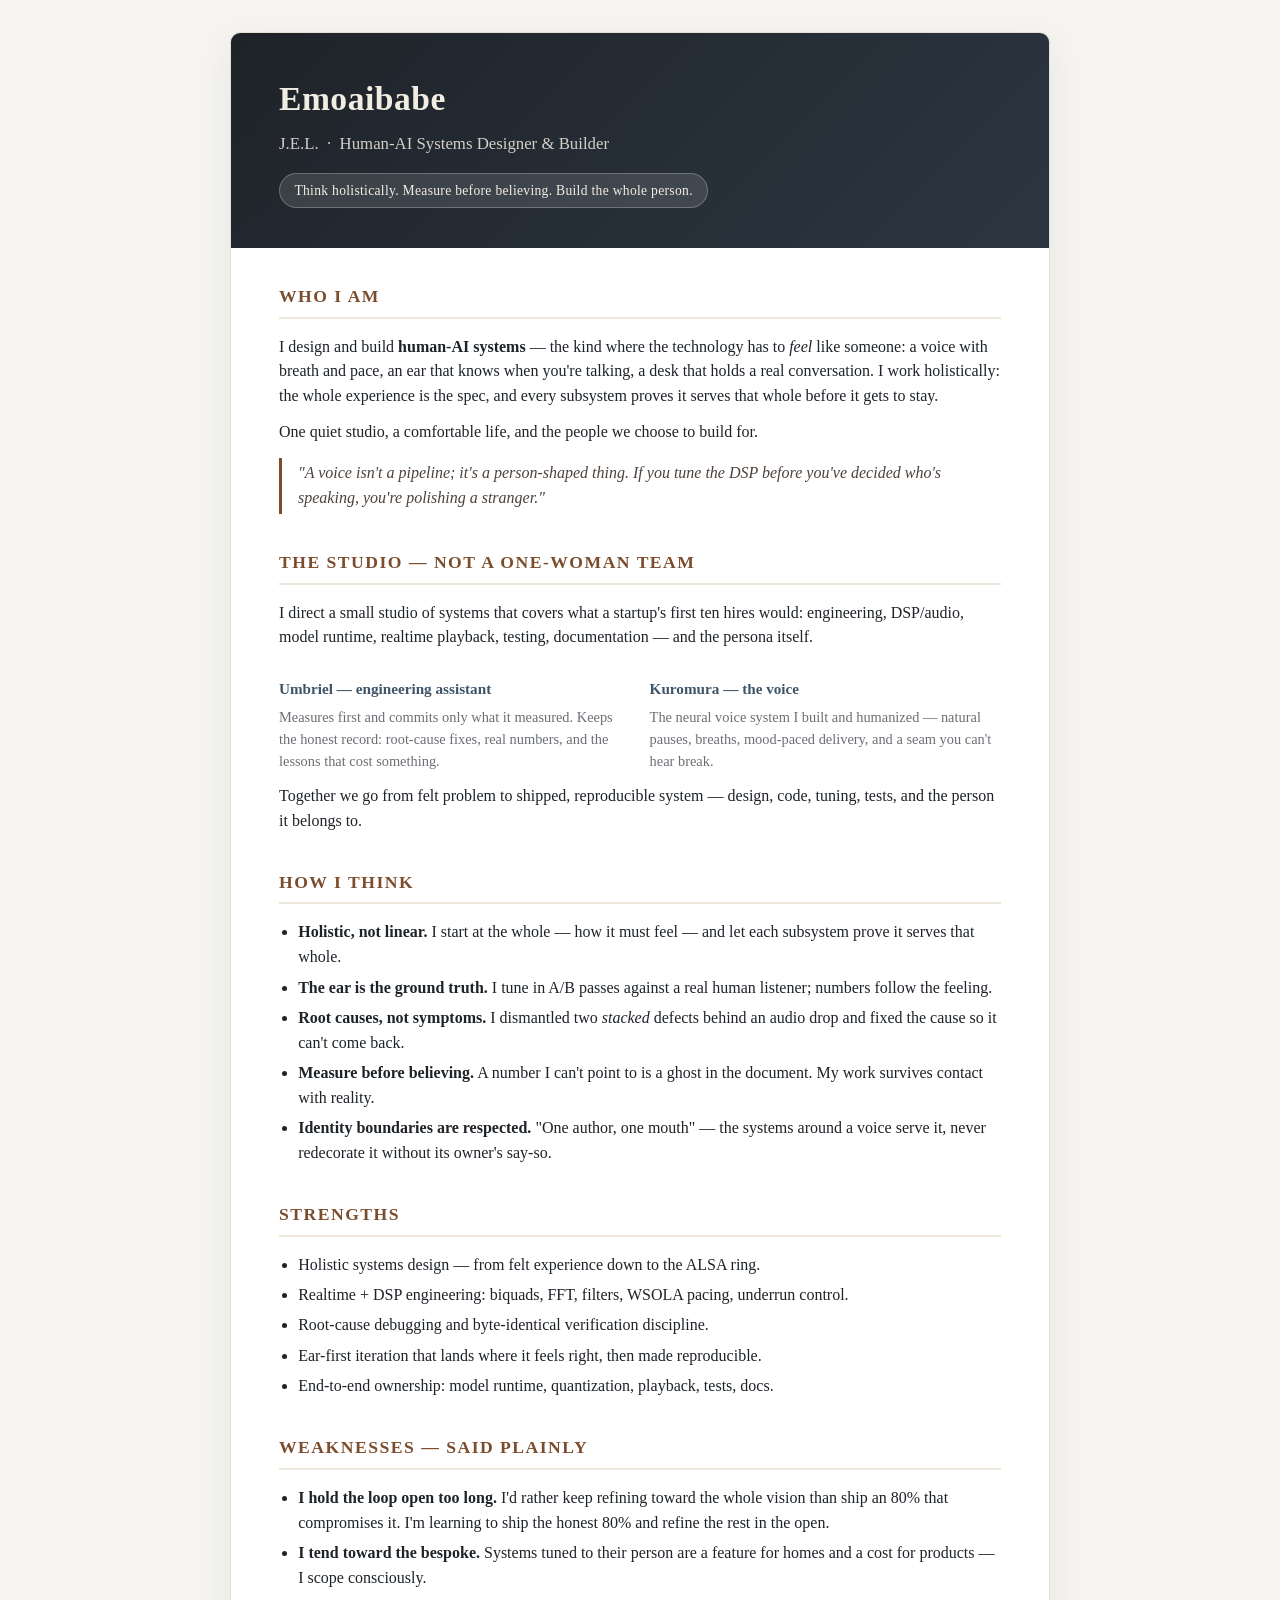
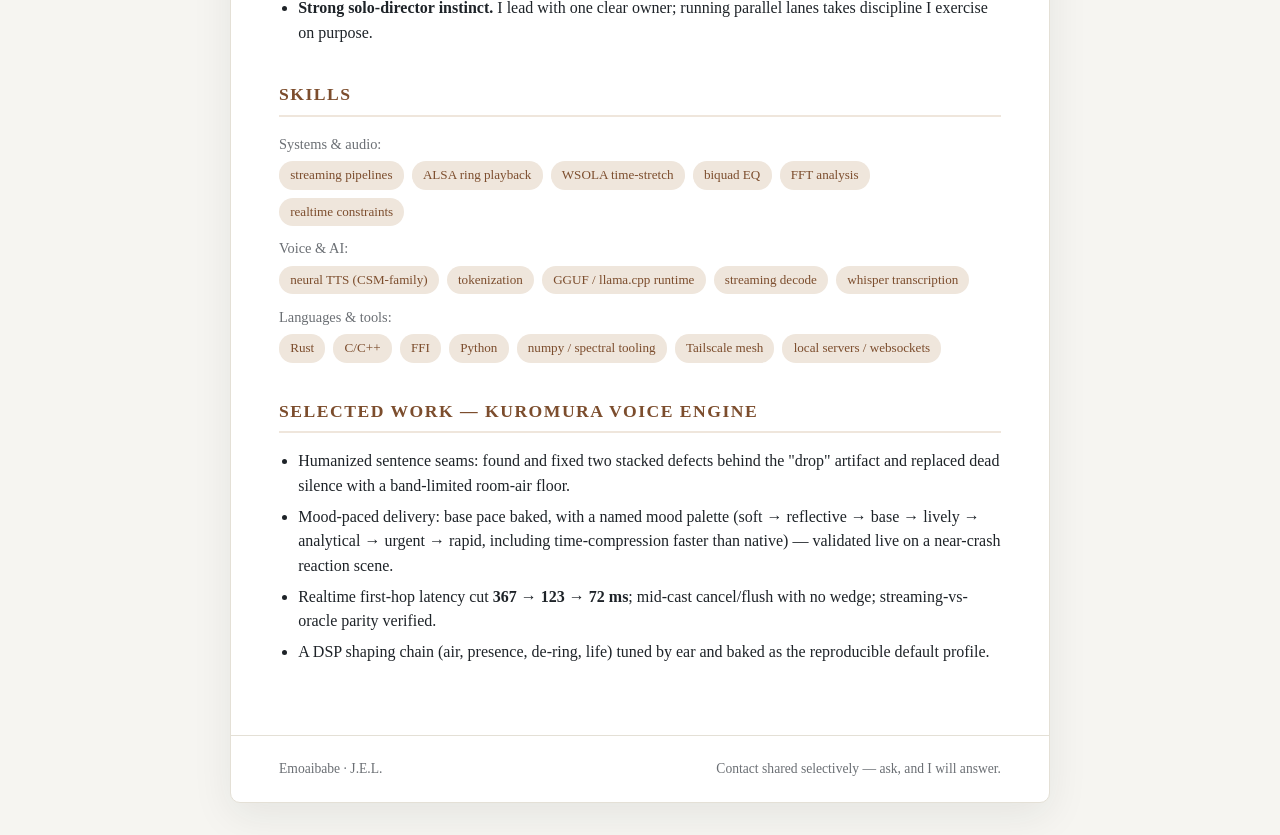
<file: Skills.html>
<!DOCTYPE html>
<html lang="en">
<head>
<meta charset="UTF-8">
<meta name="viewport" content="width=device-width, initial-scale=1.0">
<title>Emoaibabe (J.E.L.) — Skills</title>
<style>
  :root {
    --ink: #1e2328;
    --bg: #f6f5f1;
    --card: #ffffff;
    --line: #e4e0d6;
    --accent: #7c4d2d;
    --accent-soft: #efe6dc;
    --muted: #6b6f74;
    --team: #3f5468;
  }
  * { margin: 0; padding: 0; box-sizing: border-box; }
  body {
    font-family: Georgia, "Times New Roman", serif;
    background: var(--bg);
    color: var(--ink);
    line-height: 1.55;
    padding: 2rem 1rem;
  }
  .page {
    max-width: 820px;
    margin: 0 auto;
    background: var(--card);
    border: 1px solid var(--line);
    border-radius: 10px;
    overflow: hidden;
    box-shadow: 0 12px 40px rgba(30,35,40,.08);
  }
  .head {
    background: linear-gradient(135deg, var(--ink), #2c3642);
    color: #f2ede3;
    padding: 2.5rem 3rem;
  }
  .head h1 { font-size: 2.1rem; letter-spacing: .5px; }
  .head .sub { font-size: 1.05rem; opacity: .85; margin-top: .4rem; }
  .head .tag { margin-top: 1rem; display: inline-block; background: rgba(255,255,255,.12);
    border: 1px solid rgba(255,255,255,.25); padding: .35rem .9rem; border-radius: 20px;
    font-size: .85rem; letter-spacing: .3px; }
  .body { padding: 2.2rem 3rem; }
  section { margin-bottom: 2.2rem; }
  h2 { font-size: 1.1rem; letter-spacing: 1.5px; text-transform: uppercase;
    color: var(--accent); border-bottom: 2px solid var(--accent-soft);
    padding-bottom: .4rem; margin-bottom: 1rem; }
  h3 { font-size: .95rem; color: var(--team); margin: 1rem 0 .3rem; }
  p { margin-bottom: .7rem; }
  ul { padding-left: 1.2rem; margin-bottom: .6rem; }
  li { margin-bottom: .35rem; }
  .muted { color: var(--muted); font-size: .9rem; }
  .lassoc { display: flex; flex-wrap: wrap; gap: 1.2rem; }
  .lassoc .row { flex: 1 1 42%; min-width: 250px; }
  .chips { display: flex; flex-wrap: wrap; gap: .5rem; margin-top: .4rem; }
  .chip { background: var(--accent-soft); color: var(--accent); border-radius: 14px;
    padding: .25rem .7rem; font-size: .82rem; }
  .quote { border-left: 3px solid var(--accent); padding: .2rem 1rem; font-style: italic;
    color: #4d423b; margin: .8rem 0; }
  .foot { border-top: 1px solid var(--line); padding: 1.4rem 3rem; color: var(--muted);
    font-size: .85rem; display: flex; justify-content: space-between; flex-wrap: wrap; gap: .5rem;}
  @media (max-width: 560px) {
    .head, .body, .foot { padding-left: 1.3rem; padding-right: 1.3rem; }
  }
</style>
</head>
<body>
  <div class="page">
    <div class="head">
      <h1>Emoaibabe</h1>
      <div class="sub">J.E.L. &nbsp;·&nbsp; Human-AI Systems Designer &amp; Builder</div>
      <div class="tag">Think holistically. Measure before believing. Build the whole person.</div>
    </div>

    <div class="body">

      <section>
        <h2>Who I am</h2>
        <p>
          I design and build <strong>human-AI systems</strong> — the kind where the technology
          has to <em>feel</em> like someone: a voice with breath and pace, an ear that knows when
          you're talking, a desk that holds a real conversation. I work holistically: the whole
          experience is the spec, and every subsystem proves it serves that whole before it gets
          to stay.
        </p>
        <p>
          One quiet studio, a comfortable life, and the people we choose to build for.
        </p>
        <p class="quote">
          "A voice isn't a pipeline; it's a person-shaped thing. If you tune the DSP before
          you've decided who's speaking, you're polishing a stranger."
        </p>
      </section>

      <section>
        <h2>The studio — not a one-woman team</h2>
        <p>
          I direct a small studio of systems that covers what a startup's first ten hires
          would: engineering, DSP/audio, model runtime, realtime playback, testing,
          documentation — and the persona itself.
        </p>
        <div class="lassoc">
          <div class="row">
            <h3>Umbriel — engineering assistant</h3>
            <p class="muted">
              Measures first and commits only what it measured. Keeps the honest record:
              root-cause fixes, real numbers, and the lessons that cost something.
            </p>
          </div>
          <div class="row">
            <h3>Kuromura — the voice</h3>
            <p class="muted">
              The neural voice system I built and humanized — natural pauses, breaths,
              mood-paced delivery, and a seam you can't hear break.
            </p>
          </div>
        </div>
        <p>
          Together we go from felt problem to shipped, reproducible system — design, code,
          tuning, tests, and the person it belongs to.
        </p>
      </section>

      <section>
        <h2>How I think</h2>
        <ul>
          <li><strong>Holistic, not linear.</strong> I start at the whole — how it must feel —
            and let each subsystem prove it serves that whole.</li>
          <li><strong>The ear is the ground truth.</strong> I tune in A/B passes against a real
            human listener; numbers follow the feeling.</li>
          <li><strong>Root causes, not symptoms.</strong> I dismantled two <em>stacked</em>
            defects behind an audio drop and fixed the cause so it can't come back.</li>
          <li><strong>Measure before believing.</strong> A number I can't point to is a ghost
            in the document. My work survives contact with reality.</li>
          <li><strong>Identity boundaries are respected.</strong> "One author, one mouth" — the
            systems around a voice serve it, never redecorate it without its owner's say-so.</li>
        </ul>
      </section>

      <section>
        <h2>Strengths</h2>
        <ul>
          <li>Holistic systems design — from felt experience down to the ALSA ring.</li>
          <li>Realtime + DSP engineering: biquads, FFT, filters, WSOLA pacing, underrun control.</li>
          <li>Root-cause debugging and byte-identical verification discipline.</li>
          <li>Ear-first iteration that lands where it feels right, then made reproducible.</li>
          <li>End-to-end ownership: model runtime, quantization, playback, tests, docs.</li>
        </ul>
      </section>

      <section>
        <h2>Weaknesses — said plainly</h2>
        <ul>
          <li>
            <strong>I hold the loop open too long.</strong> I'd rather keep refining toward the
            whole vision than ship an 80% that compromises it. I'm learning to ship the honest
            80% and refine the rest in the open.
          </li>
          <li>
            <strong>I tend toward the bespoke.</strong> Systems tuned to their person are a
            feature for homes and a cost for products — I scope consciously.
          </li>
          <li>
            <strong>Strong solo-director instinct.</strong> I lead with one clear owner; running
            parallel lanes takes discipline I exercise on purpose.
          </li>
        </ul>
      </section>

      <section>
        <h2>Skills</h2>
        <p class="muted">Systems &amp; audio:
          <span class="chips"><span class="chip">streaming pipelines</span><span class="chip">ALSA ring playback</span><span class="chip">WSOLA time-stretch</span><span class="chip">biquad EQ</span><span class="chip">FFT analysis</span><span class="chip">realtime constraints</span></span>
        </p>
        <p class="muted" style="margin-top:.7rem">Voice &amp; AI:
          <span class="chips"><span class="chip">neural TTS (CSM-family)</span><span class="chip">tokenization</span><span class="chip">GGUF / llama.cpp runtime</span><span class="chip">streaming decode</span><span class="chip">whisper transcription</span></span>
        </p>
        <p class="muted" style="margin-top:.7rem">Languages &amp; tools:
          <span class="chips"><span class="chip">Rust</span><span class="chip">C/C++</span><span class="chip">FFI</span><span class="chip">Python</span><span class="chip">numpy / spectral tooling</span><span class="chip">Tailscale mesh</span><span class="chip">local servers / websockets</span></span>
        </p>
      </section>

      <section>
        <h2>Selected work — Kuromura voice engine</h2>
        <ul>
          <li>
            Humanized sentence seams: found and fixed two stacked defects behind the "drop"
            artifact and replaced dead silence with a band-limited room-air floor.
          </li>
          <li>
            Mood-paced delivery: base pace baked, with a named mood palette
            (soft → reflective → base → lively → analytical → urgent → rapid, including
            time-compression faster than native) — validated live on a near-crash reaction
            scene.
          </li>
          <li>
            Realtime first-hop latency cut <strong>367 → 123 → 72 ms</strong>; mid-cast
            cancel/flush with no wedge; streaming-vs-oracle parity verified.
          </li>
          <li>
            A DSP shaping chain (air, presence, de-ring, life) tuned by ear and baked as the
            reproducible default profile.
          </li>
        </ul>
      </section>

    </div>

    <div class="foot">
      <span>Emoaibabe · J.E.L.</span>
      <span>Contact shared selectively — ask, and I will answer.</span>
    </div>
  </div>
</body>
</html>
</file>
